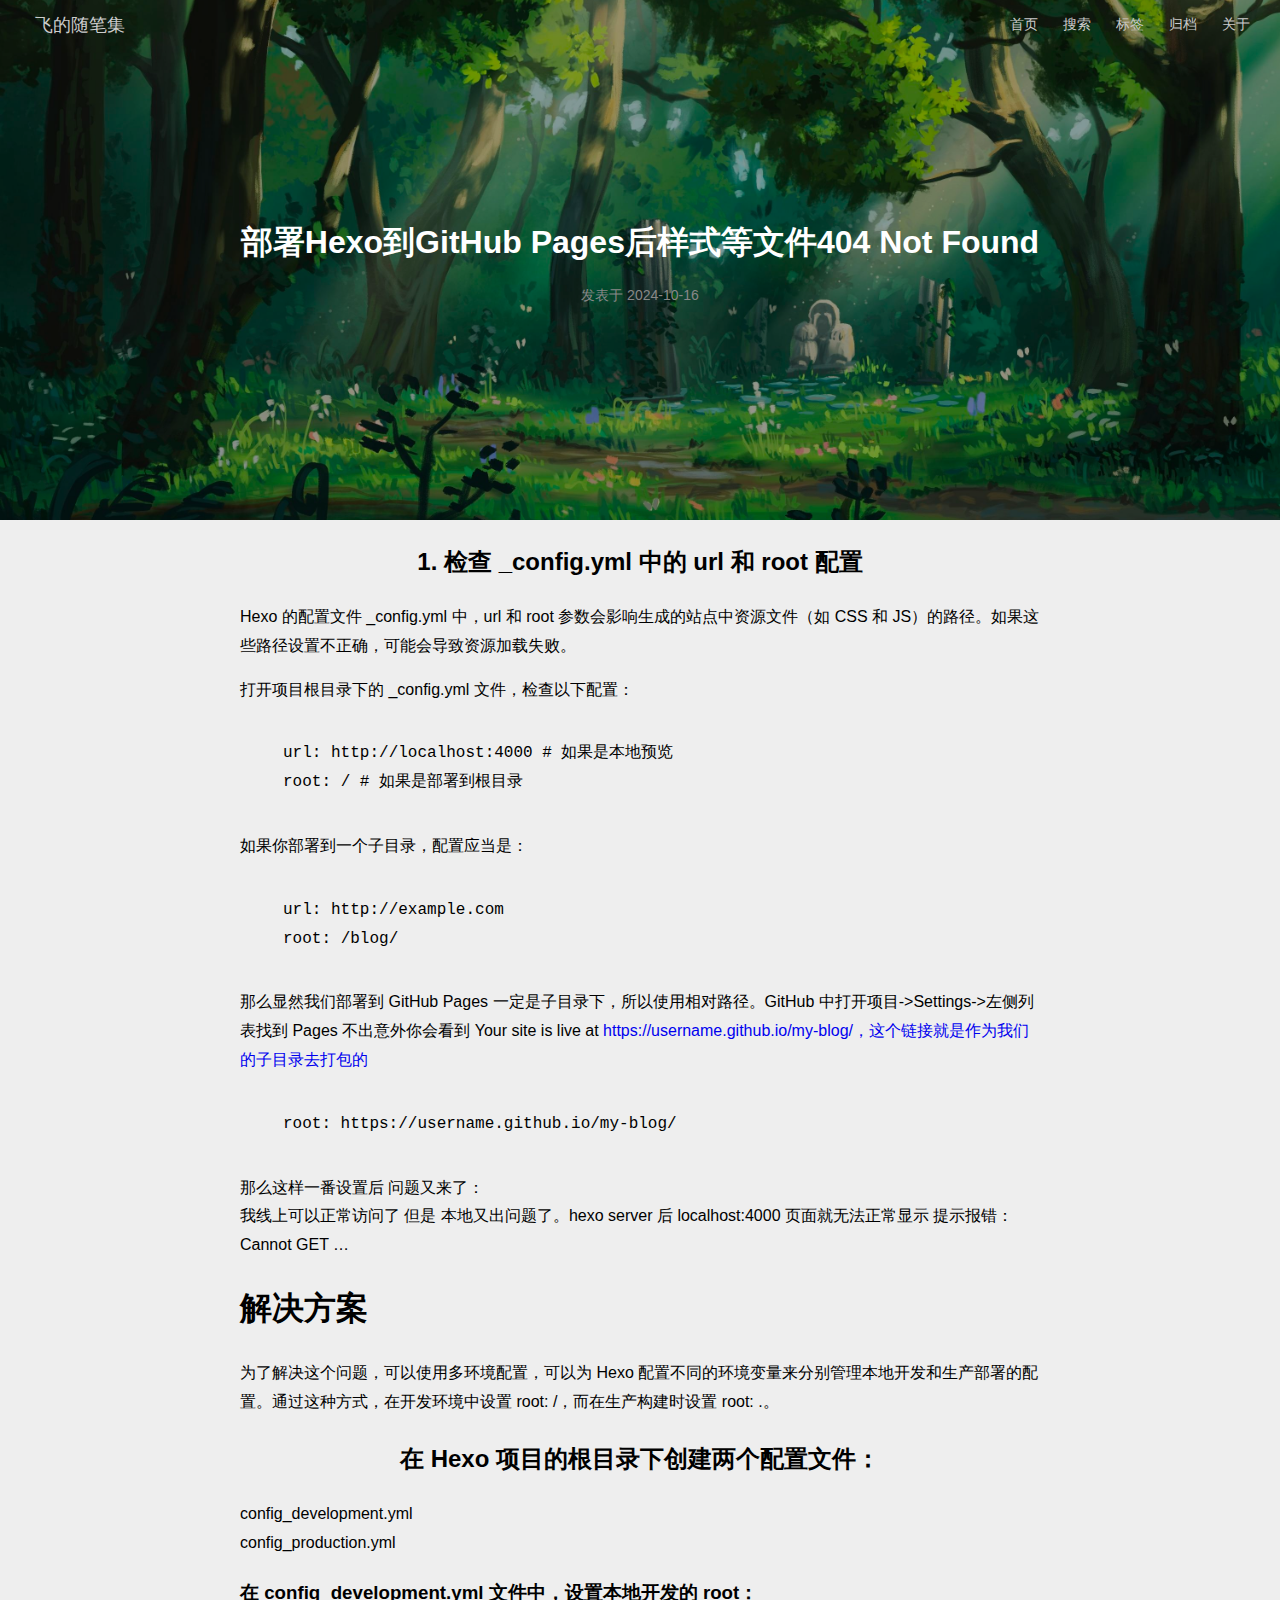
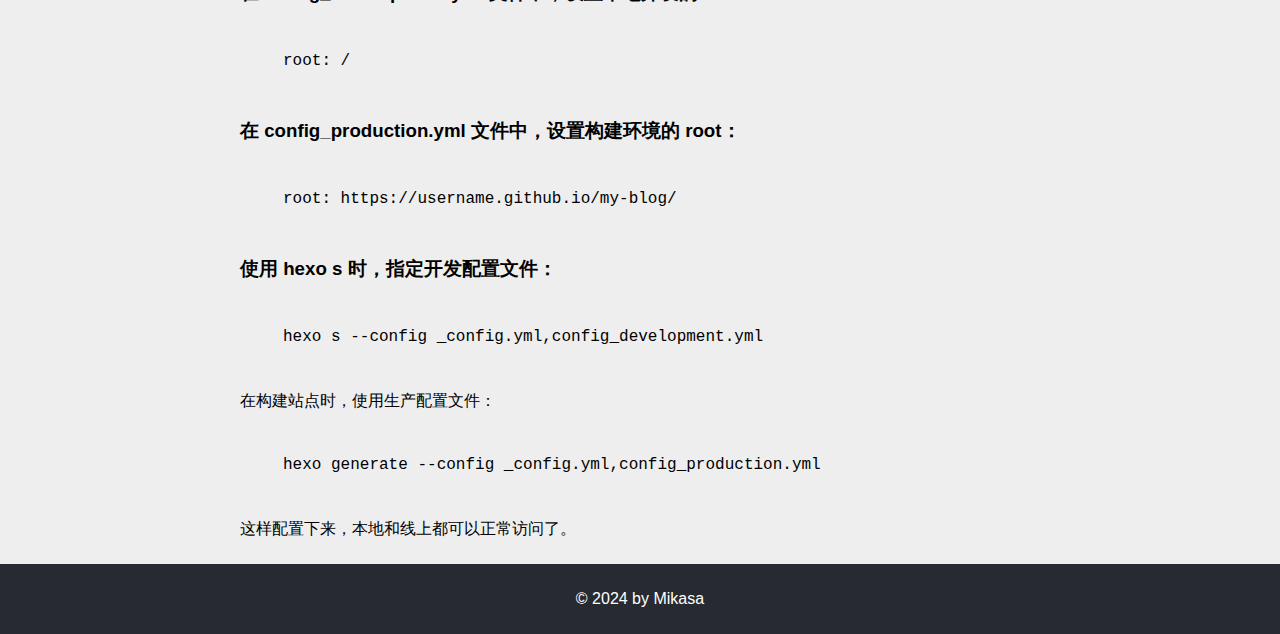
<file: 2024/10/16/部署Hexo到Github-Pages后样式等文件404-Not-Found/index.html>
<!DOCTYPE html>
<html lang="en">
  <head>
    <meta charset="UTF-8" />
    <meta name="viewport" content="width=device-width, initial-scale=1.0" />
    <title>部署Hexo到GitHub Pages后样式等文件404 Not Found</title>
    <link rel="stylesheet" href="https://sunxiaofel.github.io/my-blog/css/style.css" />
    <link
    rel="icon"
    type="image/x-icon"
    href="https://sunxiaofel.github.io/my-blog/favicon.ico"
  />
  <meta name="generator" content="Hexo 7.3.0"></head>
  <body>
    <div >
      <header

  style="background-image:  url('https://sunxiaofel.github.io/my-blog/images/deploy-hexo-banner.jpg') ;">
  <nav>
    <a href="/" class="leftText">
      飞的随笔集
    </a>
    <div class="nav-bar">
      <a href="/"> <i class="fa-solid fa-house"></i>首页</a>
      <a href="/"><i class="fa-solid fa-magnifying-glass"></i>搜索</a>
      <a href="/"><i class="fa-solid fa-tags"></i>标签</a>
      <a href="/"><i class="fa-solid fa-box-archive"></i>归档</a>
      <a href="/"><i class="fa-solid fa-address-card"></i>关于</a>
      <!-- <a href="/">朋友圈</a> -->
    </div>
  </nav>

  <div class="text">
    <!-- <h1>飞的随笔集</h1> -->
    <h1 class="header-title">
      
        部署Hexo到GitHub Pages后样式等文件404 Not Found
          
    </h1>
    <p class="post-date">
      
        <i class="fa-solid fa-calendar-days"></i>
        发表于 2024-10-16
          
    </p>

    

        


  </div>
  <script>
    const texts = [
      "种一棵树最好的时间是十年前 其次是现在",
      "无人扶我青云志 我自踏雪至山巅！",
      "欢迎您来到飞的小🛖",
      "愿你灿烂盛大 人生万路总开花！",
    ];
    const typingSpeed = 150; // 打字速度（毫秒）
    const deletingSpeed = 50; // 删除速度（毫秒）
    let currentTextIndex = 0; // 当前句子索引
    let charIndex = 0; // 当前字符索引
    let isDeleting = false; // 是否正在删除
    const typewriterDiv = document.querySelector(".typewriter");

    function typeWriter() {
      const currentText = texts[currentTextIndex];

      if (!isDeleting) {
        // 打字效果
        if (charIndex < currentText.length) {
          typewriterDiv.classList.remove("blink");
          typewriterDiv.textContent += currentText.charAt(charIndex);
          charIndex++;
          setTimeout(typeWriter, typingSpeed); // 继续打字
        } else {
          // 完成后开始删除
          typewriterDiv.classList.add("blink");
          isDeleting = true;
          setTimeout(typeWriter, 1000); // 等待一秒后开始删除
        }
      } else {
        typewriterDiv.classList.remove("blink");
        // 删除效果
        if (charIndex > 0) {
          typewriterDiv.textContent = currentText.substring(0, charIndex - 1);
          charIndex--;
          setTimeout(typeWriter, deletingSpeed); // 继续删除
        } else {
          typewriterDiv.classList.add("blink");
          // 删除完成，切换到下一句话
          isDeleting = false;
          currentTextIndex = (currentTextIndex + 1) % texts.length; // 循环到下一句话
          setTimeout(typeWriter, 500); // 等待一段时间后重新开始打字
        }
      }
    }

    // 启动打字机效果
    typewriterDiv && typeWriter();
  </script>
</header>

      <article class="post-detail">
        <!-- 渲染 markdown 转换后的 HTML 内容 -->
        <h2 id="1-检查-config-yml-中的-url-和-root-配置"><a href="#1-检查-config-yml-中的-url-和-root-配置" class="headerlink" title="1. 检查 _config.yml 中的 url 和 root 配置"></a>1. 检查 _config.yml 中的 url 和 root 配置</h2><p>Hexo 的配置文件 _config.yml 中，url 和 root 参数会影响生成的站点中资源文件（如 CSS 和 JS）的路径。如果这些路径设置不正确，可能会导致资源加载失败。</p>
<p>打开项目根目录下的 _config.yml 文件，检查以下配置：</p>
<figure class="highlight yaml"><table><tr><td class="code"><pre><span class="line"><span class="attr">url:</span> <span class="string">http://localhost:4000</span> <span class="comment"># 如果是本地预览</span></span><br><span class="line"><span class="attr">root:</span> <span class="string">/</span> <span class="comment"># 如果是部署到根目录</span></span><br></pre></td></tr></table></figure>

<p>如果你部署到一个子目录，配置应当是：</p>
<figure class="highlight yaml"><table><tr><td class="code"><pre><span class="line"><span class="attr">url:</span> <span class="string">http://example.com</span></span><br><span class="line"><span class="attr">root:</span> <span class="string">/blog/</span></span><br></pre></td></tr></table></figure>

<p>那么显然我们部署到 GitHub Pages 一定是子目录下，所以使用相对路径。GitHub 中打开项目-&gt;Settings-&gt;左侧列表找到 Pages 不出意外你会看到 Your site is live at <a target="_blank" rel="noopener" href="https://username.github.io/my-blog/%EF%BC%8C%E8%BF%99%E4%B8%AA%E9%93%BE%E6%8E%A5%E5%B0%B1%E6%98%AF%E4%BD%9C%E4%B8%BA%E6%88%91%E4%BB%AC%E7%9A%84%E5%AD%90%E7%9B%AE%E5%BD%95%E5%8E%BB%E6%89%93%E5%8C%85%E7%9A%84">https://username.github.io/my-blog/，这个链接就是作为我们的子目录去打包的</a></p>
<figure class="highlight plaintext"><table><tr><td class="code"><pre><span class="line">root: https://username.github.io/my-blog/</span><br></pre></td></tr></table></figure>

<p>那么这样一番设置后 问题又来了：<br>我线上可以正常访问了 但是 本地又出问题了。hexo server 后 localhost:4000 页面就无法正常显示 提示报错：Cannot GET …</p>
<h1 id="解决方案"><a href="#解决方案" class="headerlink" title="解决方案"></a>解决方案</h1><p>为了解决这个问题，可以使用多环境配置，可以为 Hexo 配置不同的环境变量来分别管理本地开发和生产部署的配置。通过这种方式，在开发环境中设置 root: &#x2F;，而在生产构建时设置 root: .。</p>
<h2 id="在-Hexo-项目的根目录下创建两个配置文件："><a href="#在-Hexo-项目的根目录下创建两个配置文件：" class="headerlink" title="在 Hexo 项目的根目录下创建两个配置文件："></a>在 Hexo 项目的根目录下创建两个配置文件：</h2><p>config_development.yml<br>config_production.yml</p>
<h3 id="在-config-development-yml-文件中，设置本地开发的-root："><a href="#在-config-development-yml-文件中，设置本地开发的-root：" class="headerlink" title="在 config_development.yml 文件中，设置本地开发的 root："></a>在 config_development.yml 文件中，设置本地开发的 root：</h3><figure class="highlight plaintext"><table><tr><td class="code"><pre><span class="line">root: /</span><br></pre></td></tr></table></figure>

<h3 id="在-config-production-yml-文件中，设置构建环境的-root："><a href="#在-config-production-yml-文件中，设置构建环境的-root：" class="headerlink" title="在 config_production.yml 文件中，设置构建环境的 root："></a>在 config_production.yml 文件中，设置构建环境的 root：</h3><figure class="highlight plaintext"><table><tr><td class="code"><pre><span class="line">root: https://username.github.io/my-blog/</span><br></pre></td></tr></table></figure>

<h3 id="使用-hexo-s-时，指定开发配置文件："><a href="#使用-hexo-s-时，指定开发配置文件：" class="headerlink" title="使用 hexo s 时，指定开发配置文件："></a>使用 hexo s 时，指定开发配置文件：</h3><figure class="highlight bash"><table><tr><td class="code"><pre><span class="line">hexo s --config _config.yml,config_development.yml</span><br></pre></td></tr></table></figure>

<p>在构建站点时，使用生产配置文件：</p>
<figure class="highlight bash"><table><tr><td class="code"><pre><span class="line">hexo generate --config _config.yml,config_production.yml</span><br></pre></td></tr></table></figure>

<p>这样配置下来，本地和线上都可以正常访问了。</p>

      </article>

      <footer>
  <p>&copy; 2024 by Mikasa</p>
</footer>

    </div>
    <script src="https://sunxiaofel.github.io/my-blog/js/script.js"></script>
    
  </body>
</html>
</file>
